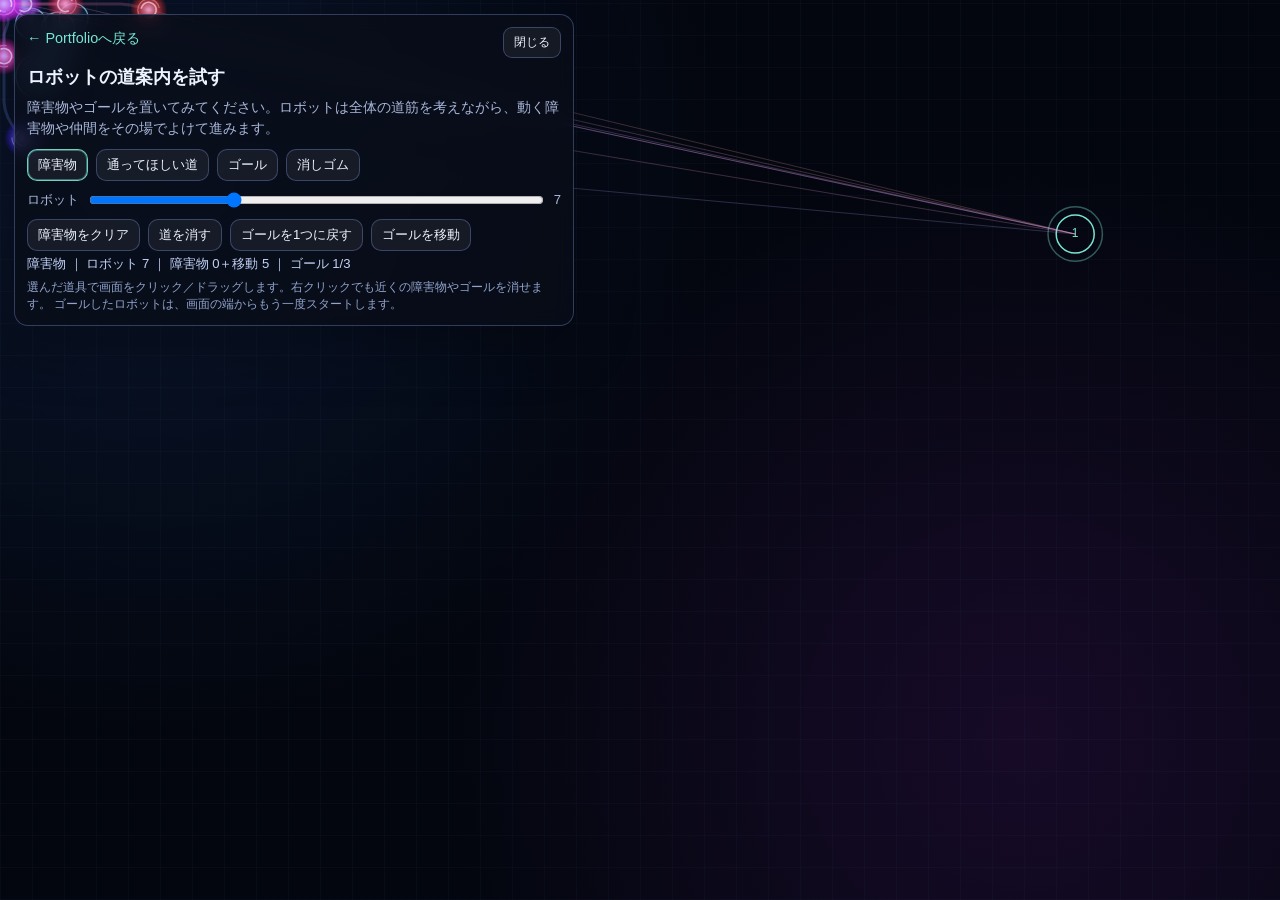
<file: art-ai-interactive.html>
<!doctype html>
<html lang="ja">
  <head>
    <meta charset="UTF-8" />
    <meta name="viewport" content="width=device-width, initial-scale=1.0" />
    <meta name="theme-color" content="#080d14" />
    <link rel="icon" href="favicon.ico" sizes="any" />
    <link rel="icon" type="image/png" sizes="32x32" href="assets/branding/favicon-32.png" />
    <link rel="apple-touch-icon" sizes="180x180" href="assets/branding/apple-touch-icon.png" />
    <title>ロボットの道案内を試す | Suzuki Yuma</title>
    <style>
      :root {
        --bg: #04070f;
        --panel: rgba(9, 13, 24, 0.8);
        --line: rgba(126, 153, 220, 0.35);
        --text: #edf3ff;
        --muted: #a8b7d9;
        --accent: #78e6d5;
      }

      * {
        box-sizing: border-box;
      }

      html,
      body {
        width: 100%;
        height: 100%;
        margin: 0;
        overflow: hidden;
        font-family: "Space Grotesk", "Segoe UI", sans-serif;
        color: var(--text);
        background:
          repeating-linear-gradient(0deg, rgba(118, 157, 222, 0.045) 0 1px, transparent 1px 32px),
          repeating-linear-gradient(90deg, rgba(118, 157, 222, 0.045) 0 1px, transparent 1px 32px),
          radial-gradient(circle at 12% 18%, rgba(29, 62, 124, 0.35), transparent 42%),
          radial-gradient(circle at 80% 82%, rgba(88, 25, 120, 0.3), transparent 46%),
          var(--bg);
      }

      #nav-canvas {
        position: fixed;
        inset: 0;
        width: 100vw;
        height: 100vh;
        touch-action: none;
      }

      .panel {
        position: fixed;
        top: 14px;
        left: 14px;
        z-index: 20;
        width: min(560px, calc(100vw - 28px));
        padding: 12px;
        border-radius: 14px;
        border: 1px solid var(--line);
        background: var(--panel);
        backdrop-filter: blur(10px);
        box-shadow: 0 18px 60px rgba(0, 0, 0, 0.28);
      }

      .panel-head {
        display: flex;
        align-items: center;
        justify-content: space-between;
        gap: 8px;
        margin-bottom: 6px;
      }

      .panel-toggle {
        padding: 6px 10px;
        border-radius: 9px;
        border: 1px solid var(--line);
        background: rgba(255, 255, 255, 0.06);
        color: var(--text);
        font-size: 0.78rem;
        cursor: pointer;
      }

      .panel.collapsed {
        width: auto;
        max-width: calc(100vw - 28px);
      }

      .panel.collapsed .panel-body {
        display: none;
      }

      .back-link {
        display: inline-block;
        margin-bottom: 8px;
        color: var(--accent);
        text-decoration: none;
        font-size: 0.9rem;
      }

      h1 {
        margin: 0 0 8px;
        font-size: 1.14rem;
      }

      .panel p {
        margin: 0 0 10px;
        color: var(--muted);
        line-height: 1.45;
        font-size: 0.9rem;
      }

      .toolbar {
        display: grid;
        gap: 8px;
      }

      .row {
        display: flex;
        flex-wrap: wrap;
        gap: 8px;
      }

      .mode-btn,
      .mini-btn,
      input[type='range'] {
        border-radius: 10px;
        border: 1px solid var(--line);
        background: rgba(255, 255, 255, 0.06);
        color: var(--text);
      }

      .mode-btn,
      .mini-btn {
        padding: 6px 10px;
        cursor: pointer;
        font-size: 0.82rem;
      }

      .mode-btn.active {
        border-color: rgba(120, 230, 213, 0.9);
        box-shadow: 0 0 0 1px rgba(120, 230, 213, 0.4) inset;
      }

      .mini-btn:hover,
      .mode-btn:hover {
        border-color: var(--accent);
      }

      .range-wrap {
        display: grid;
        grid-template-columns: auto 1fr auto;
        gap: 8px;
        align-items: center;
      }

      .range-wrap label,
      .range-wrap output {
        font-size: 0.82rem;
        color: var(--muted);
      }

      .status {
        margin-top: 4px;
        font-size: 0.82rem;
        color: #c1d1f6;
      }

      .legend {
        margin-top: 6px;
        font-size: 0.78rem;
        color: #91a4cc;
      }

      :focus-visible {
        outline: 2px solid var(--accent);
        outline-offset: 2px;
      }

      @media (prefers-reduced-motion: reduce) {
        .panel {
          backdrop-filter: none;
        }
      }

      @media (max-width: 760px) {
        .panel {
          width: calc(100vw - 18px);
          left: 9px;
          top: 9px;
          padding: 10px;
        }
      }
    </style>
  </head>
  <body>
    <canvas id="nav-canvas" aria-label="障害物とゴールを配置してロボットの経路を試すシミュレーション"></canvas>

    <section class="panel" id="nav-panel">
      <div class="panel-head">
        <a href="index.html" class="back-link">← Portfolioへ戻る</a>
        <button class="panel-toggle" id="nav-panel-toggle" type="button" aria-expanded="true">閉じる</button>
      </div>
      <div class="panel-body">
        <h1>ロボットの道案内を試す</h1>
        <p>障害物やゴールを置いてみてください。ロボットは全体の道筋を考えながら、動く障害物や仲間をその場でよけて進みます。</p>

        <div class="toolbar">
          <div class="row" id="mode-row">
            <button class="mode-btn active" data-mode="obstacle">障害物</button>
            <button class="mode-btn" data-mode="reference">通ってほしい道</button>
            <button class="mode-btn" data-mode="goal">ゴール</button>
            <button class="mode-btn" data-mode="erase">消しゴム</button>
          </div>

          <div class="range-wrap">
            <label for="robot-count">ロボット</label>
            <input id="robot-count" type="range" min="2" max="18" value="7" />
            <output id="robot-count-out">7</output>
          </div>

          <div class="row">
            <button class="mini-btn" id="clear-obstacles">障害物をクリア</button>
            <button class="mini-btn" id="clear-reference">道を消す</button>
            <button class="mini-btn" id="clear-goals">ゴールを1つに戻す</button>
            <button class="mini-btn" id="random-goal">ゴールを移動</button>
          </div>
        </div>

        <div class="status" id="status-line"></div>
        <div class="legend">
          選んだ道具で画面をクリック／ドラッグします。右クリックでも近くの障害物やゴールを消せます。
          ゴールしたロボットは、画面の端からもう一度スタートします。
        </div>
      </div>
    </section>

    <script>
      (() => {
        const canvas = document.getElementById('nav-canvas');
        const ctx = canvas.getContext('2d');
        const modeRow = document.getElementById('mode-row');
        const robotSlider = document.getElementById('robot-count');
        const robotOut = document.getElementById('robot-count-out');
        const statusLine = document.getElementById('status-line');
        const clearObstaclesBtn = document.getElementById('clear-obstacles');
        const clearReferenceBtn = document.getElementById('clear-reference');
        const clearGoalsBtn = document.getElementById('clear-goals');
        const randomGoalBtn = document.getElementById('random-goal');
        const navPanel = document.getElementById('nav-panel');
        const navPanelToggle = document.getElementById('nav-panel-toggle');

        let width = 0;
        let height = 0;
        let dpr = 1;
        let mode = 'obstacle';
        let isDrawing = false;
        let lastPaint = null;
        let lastTs = performance.now();
        let replanClock = 0;
        let rafId = 0;
        let statusClock = 0;
        const reducedMotion = window.matchMedia('(prefers-reduced-motion: reduce)').matches;
        const lowPower =
          navigator.connection?.saveData ||
          (Number.isFinite(navigator.hardwareConcurrency) && navigator.hardwareConcurrency <= 4);
        const targetFrameMs = 1000 / (reducedMotion || lowPower ? 30 : 45);

        const clamp = (v, min, max) => Math.max(min, Math.min(max, v));
        const dist = (ax, ay, bx, by) => Math.hypot(ax - bx, ay - by);
        const random = (min, max) => min + Math.random() * (max - min);

        const state = {
          goals: [],
          obstacles: [],
          dynamicObstacles: [],
          reference: [],
          robots: [],
          desiredRobots: 7,
          cellSize: 28
        };

        const maxGoals = 3;
        const dynamicObstacleCount = reducedMotion || lowPower ? 5 : 8;

        const randomBorderPosition = () => {
          const m = 14;
          const edge = Math.floor(Math.random() * 4);
          if (edge === 0) return { x: random(m, width - m), y: m };
          if (edge === 1) return { x: width - m, y: random(m, height - m) };
          if (edge === 2) return { x: random(m, width - m), y: height - m };
          return { x: m, y: random(m, height - m) };
        };

        const createGoal = (x, y) => ({ x, y, r: 19 });

        const nearestGoalInfo = (x, y) => {
          if (!state.goals.length) return null;
          let bestIndex = 0;
          let bestDist = Infinity;
          for (let i = 0; i < state.goals.length; i += 1) {
            const g = state.goals[i];
            const d = dist(x, y, g.x, g.y);
            if (d < bestDist) {
              bestDist = d;
              bestIndex = i;
            }
          }
          return { index: bestIndex, goal: state.goals[bestIndex], distance: bestDist };
        };

        const addGoal = (x, y) => {
          const near = nearestGoalInfo(x, y);
          if (near && near.distance < near.goal.r + 20) {
            state.goals[near.index].x = x;
            state.goals[near.index].y = y;
            return;
          }
          if (state.goals.length < maxGoals) {
            state.goals.push(createGoal(x, y));
            return;
          }
          state.goals.shift();
          state.goals.push(createGoal(x, y));
        };

        const removeNearestGoal = (x, y) => {
          const near = nearestGoalInfo(x, y);
          if (!near || near.distance > near.goal.r + 18) return;
          state.goals.splice(near.index, 1);
          if (!state.goals.length) {
            const p = randomBorderPosition();
            state.goals.push(createGoal(p.x, p.y));
          }
        };

        const spawnDynamicObstacle = () => ({
          x: random(40, Math.max(41, width - 40)),
          y: random(40, Math.max(41, height - 40)),
          r: random(14, 24),
          vx: random(-1.05, 1.05),
          vy: random(-1.05, 1.05),
          phase: random(0, Math.PI * 2)
        });

        const ensureDynamicObstacles = () => {
          while (state.dynamicObstacles.length < dynamicObstacleCount) {
            state.dynamicObstacles.push(spawnDynamicObstacle());
          }
          while (state.dynamicObstacles.length > dynamicObstacleCount) {
            state.dynamicObstacles.pop();
          }
        };

        const updateDynamicObstacles = (dtNorm) => {
          for (let i = 0; i < state.dynamicObstacles.length; i += 1) {
            const o = state.dynamicObstacles[i];
            o.phase += 0.018 * dtNorm;
            o.vx += Math.cos(o.phase * 1.7 + i) * 0.012;
            o.vy += Math.sin(o.phase * 1.35 + i * 0.8) * 0.012;
            const speed = Math.hypot(o.vx, o.vy) || 1;
            const maxSpeed = 1.35;
            if (speed > maxSpeed) {
              o.vx = (o.vx / speed) * maxSpeed;
              o.vy = (o.vy / speed) * maxSpeed;
            }
            o.x += o.vx * dtNorm;
            o.y += o.vy * dtNorm;
            if (o.x < o.r) {
              o.x = o.r;
              o.vx = Math.abs(o.vx);
            } else if (o.x > width - o.r) {
              o.x = width - o.r;
              o.vx = -Math.abs(o.vx);
            }
            if (o.y < o.r) {
              o.y = o.r;
              o.vy = Math.abs(o.vy);
            } else if (o.y > height - o.r) {
              o.y = height - o.r;
              o.vy = -Math.abs(o.vy);
            }
          }
        };

        const spawnRobot = () => {
          const p = randomBorderPosition();
          const hue = random(185, 335);
          return {
            x: p.x,
            y: p.y,
            vx: random(-1, 1),
            vy: random(-1, 1),
            speed: random(2.3, 3.4),
            hue,
            trail: [],
            globalPath: [],
            pathIndex: 0,
            goalIndex: -1,
            spin: random(0, Math.PI * 2)
          };
        };

        const ensureRobotCount = () => {
          while (state.robots.length < state.desiredRobots) {
            state.robots.push(spawnRobot());
          }
          while (state.robots.length > state.desiredRobots) {
            state.robots.pop();
          }
          planAllRobots();
        };

        const toCell = (x, y, cols, rows, cell) => {
          const cx = clamp(Math.floor(x / cell), 0, cols - 1);
          const cy = clamp(Math.floor(y / cell), 0, rows - 1);
          return { x: cx, y: cy };
        };

        const idx = (x, y, cols) => y * cols + x;

        const nearestFreeCell = (start, blocked, cols, rows) => {
          const startIndex = idx(start.x, start.y, cols);
          if (!blocked[startIndex]) return start;
          for (let r = 1; r <= 8; r += 1) {
            for (let dy = -r; dy <= r; dy += 1) {
              for (let dx = -r; dx <= r; dx += 1) {
                const nx = start.x + dx;
                const ny = start.y + dy;
                if (nx < 0 || ny < 0 || nx >= cols || ny >= rows) continue;
                if (!blocked[idx(nx, ny, cols)]) return { x: nx, y: ny };
              }
            }
          }
          return null;
        };

        const buildBlockedGrid = (cols, rows, cell) => {
          const blocked = new Uint8Array(cols * rows);
          const pad = 9;
          for (let y = 0; y < rows; y += 1) {
            const py = y * cell + cell * 0.5;
            for (let x = 0; x < cols; x += 1) {
              const px = x * cell + cell * 0.5;
              let hit = false;
              for (let i = 0; i < state.obstacles.length; i += 1) {
                const o = state.obstacles[i];
                const dx = px - o.x;
                const dy = py - o.y;
                const radius = o.r + pad;
                if (dx * dx + dy * dy <= radius * radius) {
                  hit = true;
                  break;
                }
              }
              if (!hit) {
                for (let i = 0; i < state.dynamicObstacles.length; i += 1) {
                  const o = state.dynamicObstacles[i];
                  const dx = px - o.x;
                  const dy = py - o.y;
                  const radius = o.r + pad;
                  if (dx * dx + dy * dy <= radius * radius) {
                    hit = true;
                    break;
                  }
                }
              }
              blocked[idx(x, y, cols)] = hit ? 1 : 0;
            }
          }
          return blocked;
        };

        const createPlanningGrid = () => {
          const cell = state.cellSize;
          const cols = Math.max(6, Math.ceil(width / cell));
          const rows = Math.max(4, Math.ceil(height / cell));
          const blocked = buildBlockedGrid(cols, rows, cell);
          return { cell, cols, rows, blocked };
        };

        const aStar = (startWorld, endWorld, grid, routeCache) => {
          const { cell, cols, rows, blocked } = grid;
          let start = toCell(startWorld.x, startWorld.y, cols, rows, cell);
          let goal = toCell(endWorld.x, endWorld.y, cols, rows, cell);
          start = nearestFreeCell(start, blocked, cols, rows);
          goal = nearestFreeCell(goal, blocked, cols, rows);
          if (!start || !goal) return null;

          const startIndex = idx(start.x, start.y, cols);
          const goalIndex = idx(goal.x, goal.y, cols);
          const cacheKey = `${startIndex}:${goalIndex}`;
          if (routeCache?.has(cacheKey)) return routeCache.get(cacheKey);

          const dirs = [
            [1, 0, 1], [-1, 0, 1], [0, 1, 1], [0, -1, 1],
            [1, 1, Math.SQRT2], [1, -1, Math.SQRT2], [-1, 1, Math.SQRT2], [-1, -1, Math.SQRT2]
          ];

          const size = cols * rows;
          const cameFrom = new Int32Array(size);
          const gScore = new Float32Array(size);
          const closed = new Uint8Array(size);
          cameFrom.fill(-1);
          gScore.fill(Infinity);
          gScore[startIndex] = 0;

          const heapNodes = [];
          const heapScores = [];
          const pushHeap = (node, score) => {
            let position = heapNodes.length;
            heapNodes.push(node);
            heapScores.push(score);
            while (position > 0) {
              const parent = (position - 1) >> 1;
              if (heapScores[parent] <= score) break;
              heapNodes[position] = heapNodes[parent];
              heapScores[position] = heapScores[parent];
              position = parent;
            }
            heapNodes[position] = node;
            heapScores[position] = score;
          };
          const popHeap = () => {
            const first = heapNodes[0];
            const lastNode = heapNodes.pop();
            const lastScore = heapScores.pop();
            if (heapNodes.length && lastNode !== undefined && lastScore !== undefined) {
              let position = 0;
              heapNodes[0] = lastNode;
              heapScores[0] = lastScore;
              while (true) {
                const left = position * 2 + 1;
                const right = left + 1;
                if (left >= heapNodes.length) break;
                let child = left;
                if (right < heapNodes.length && heapScores[right] < heapScores[left]) child = right;
                if (heapScores[position] <= heapScores[child]) break;
                [heapNodes[position], heapNodes[child]] = [heapNodes[child], heapNodes[position]];
                [heapScores[position], heapScores[child]] = [heapScores[child], heapScores[position]];
                position = child;
              }
            }
            return first;
          };
          pushHeap(startIndex, Math.hypot(start.x - goal.x, start.y - goal.y));

          while (heapNodes.length) {
            const currentIndex = popHeap();
            if (currentIndex === undefined || closed[currentIndex]) continue;
            closed[currentIndex] = 1;
            const currentX = currentIndex % cols;
            const currentY = Math.floor(currentIndex / cols);

            if (currentIndex === goalIndex) {
              const cells = [];
              let walk = currentIndex;
              while (walk >= 0) {
                cells.push(walk);
                if (walk === startIndex) break;
                walk = cameFrom[walk];
              }
              cells.reverse();
              const route = cells.map((cellIndex) => ({
                x: (cellIndex % cols) * cell + cell * 0.5,
                y: Math.floor(cellIndex / cols) * cell + cell * 0.5
              }));
              routeCache?.set(cacheKey, route);
              return route;
            }

            const currentG = gScore[currentIndex];
            for (let d = 0; d < dirs.length; d += 1) {
              const nx = currentX + dirs[d][0];
              const ny = currentY + dirs[d][1];
              if (nx < 0 || ny < 0 || nx >= cols || ny >= rows) continue;
              const neighborIndex = idx(nx, ny, cols);
              if (blocked[neighborIndex] || closed[neighborIndex]) continue;
              const tentative = currentG + dirs[d][2];
              if (tentative >= gScore[neighborIndex]) continue;
              cameFrom[neighborIndex] = currentIndex;
              gScore[neighborIndex] = tentative;
              pushHeap(neighborIndex, tentative + Math.hypot(nx - goal.x, ny - goal.y));
            }
          }
          return null;
        };

        const sampledReference = () => {
          const points = state.reference;
          if (points.length < 2) return [];
          const out = [points[0]];
          const step = Math.max(2, Math.floor(points.length / 10));
          for (let i = step; i < points.length - 1; i += step) out.push(points[i]);
          out.push(points[points.length - 1]);
          return out;
        };

        const planRoute = (sx, sy, gx, gy, grid, routeCache) => {
          const refs = sampledReference();
          const goals = [...refs, { x: gx, y: gy }];
          let from = { x: sx, y: sy };
          const merged = [];
          for (let i = 0; i < goals.length; i += 1) {
            const seg = aStar(from, goals[i], grid, routeCache);
            if (!seg || seg.length === 0) return aStar({ x: sx, y: sy }, { x: gx, y: gy }, grid, routeCache) || [];
            merged.push(...(merged.length ? seg.slice(1) : seg));
            from = goals[i];
          }
          return merged;
        };

        const planRobot = (robot, grid = createPlanningGrid(), routeCache = new Map()) => {
          const nearest = nearestGoalInfo(robot.x, robot.y);
          if (!nearest) {
            robot.goalIndex = -1;
            robot.globalPath = [];
            robot.pathIndex = 0;
            return;
          }
          robot.goalIndex = nearest.index;
          robot.globalPath = planRoute(robot.x, robot.y, nearest.goal.x, nearest.goal.y, grid, routeCache);
          robot.pathIndex = 0;
        };

        const planAllRobots = () => {
          if (!width || !height || !state.goals.length) return;
          const grid = createPlanningGrid();
          const routeCache = new Map();
          for (let i = 0; i < state.robots.length; i += 1) planRobot(state.robots[i], grid, routeCache);
        };

        const addObstacle = (x, y) => {
          const radius = random(20, 44);
          state.obstacles.push({ x, y, r: radius });
          if (state.obstacles.length > 84) state.obstacles.shift();
        };

        const removeNearestObstacle = (x, y) => {
          let best = -1;
          let bestD = Infinity;
          for (let i = 0; i < state.obstacles.length; i += 1) {
            const o = state.obstacles[i];
            const d = dist(x, y, o.x, o.y) - o.r;
            if (d < bestD) {
              bestD = d;
              best = i;
            }
          }
          if (best >= 0 && bestD < 22) {
            state.obstacles.splice(best, 1);
            planAllRobots();
            return true;
          }
          return false;
        };

        const eraseAt = (x, y) => {
          const nearGoal = nearestGoalInfo(x, y);
          if (nearGoal && nearGoal.distance <= nearGoal.goal.r + 18) {
            removeNearestGoal(x, y);
            planAllRobots();
            return;
          }
          removeNearestObstacle(x, y);
        };

        const localPlannerStep = (robot, dtNorm) => {
          const nearest = nearestGoalInfo(robot.x, robot.y);
          if (!nearest) return;
          if (nearest.index !== robot.goalIndex) {
            planRobot(robot);
          }

          const activeGoal = state.goals[robot.goalIndex] || nearest.goal;
          let target = robot.globalPath[robot.pathIndex] || activeGoal;
          if (target && dist(robot.x, robot.y, target.x, target.y) < 18 && robot.pathIndex < robot.globalPath.length - 1) {
            robot.pathIndex += 1;
            target = robot.globalPath[robot.pathIndex] || activeGoal;
          }

          let fx = 0;
          let fy = 0;
          const dx = target.x - robot.x;
          const dy = target.y - robot.y;
          const d = Math.hypot(dx, dy) || 1;
          fx += (dx / d) * robot.speed;
          fy += (dy / d) * robot.speed;

          for (let i = 0; i < state.obstacles.length; i += 1) {
            const o = state.obstacles[i];
            const ox = robot.x - o.x;
            const oy = robot.y - o.y;
            const od = Math.hypot(ox, oy) || 1;
            const safe = o.r + 64;
            if (od < safe) {
              const push = ((safe - od) / safe) * 3.2;
              fx += (ox / od) * push;
              fy += (oy / od) * push;
            }
          }

          for (let i = 0; i < state.dynamicObstacles.length; i += 1) {
            const o = state.dynamicObstacles[i];
            const ox = robot.x - o.x;
            const oy = robot.y - o.y;
            const od = Math.hypot(ox, oy) || 1;
            const safe = o.r + 72;
            if (od < safe) {
              const push = ((safe - od) / safe) * 4.1;
              fx += (ox / od) * push;
              fy += (oy / od) * push;
            }
          }

          for (let i = 0; i < state.robots.length; i += 1) {
            const other = state.robots[i];
            if (other === robot) continue;
            const rx = robot.x - other.x;
            const ry = robot.y - other.y;
            const rd = Math.hypot(rx, ry) || 1;
            if (rd < 42) {
              const repel = ((42 - rd) / 42) * 2.8;
              fx += (rx / rd) * repel;
              fy += (ry / rd) * repel;
            }
          }

          const wall = 34;
          if (robot.x < wall) fx += ((wall - robot.x) / wall) * 3.5;
          if (robot.x > width - wall) fx -= ((robot.x - (width - wall)) / wall) * 3.5;
          if (robot.y < wall) fy += ((wall - robot.y) / wall) * 3.5;
          if (robot.y > height - wall) fy -= ((robot.y - (height - wall)) / wall) * 3.5;

          const maxV = 4.4;
          robot.vx = robot.vx * 0.82 + fx * 0.18;
          robot.vy = robot.vy * 0.82 + fy * 0.18;
          const sp = Math.hypot(robot.vx, robot.vy) || 1;
          if (sp > maxV) {
            robot.vx = (robot.vx / sp) * maxV;
            robot.vy = (robot.vy / sp) * maxV;
          }

          robot.x += robot.vx * dtNorm;
          robot.y += robot.vy * dtNorm;
          robot.spin += 0.03 * dtNorm;
          robot.x = clamp(robot.x, 4, width - 4);
          robot.y = clamp(robot.y, 4, height - 4);

          robot.trail.push({ x: robot.x, y: robot.y });
          if (robot.trail.length > 24) robot.trail.shift();

          if (dist(robot.x, robot.y, activeGoal.x, activeGoal.y) <= activeGoal.r + 5) {
            const respawn = randomBorderPosition();
            robot.x = respawn.x;
            robot.y = respawn.y;
            robot.vx = random(-1.2, 1.2);
            robot.vy = random(-1.2, 1.2);
            robot.trail.length = 0;
            planRobot(robot);
          }
        };

        const drawGoals = () => {
          const pulse = (Math.sin(performance.now() * 0.004) + 1) * 0.5;
          for (let i = 0; i < state.goals.length; i += 1) {
            const g = state.goals[i];
            ctx.save();
            ctx.strokeStyle = 'rgba(132, 248, 226, 0.92)';
            ctx.lineWidth = 1.5;
            ctx.beginPath();
            ctx.arc(g.x, g.y, g.r, 0, Math.PI * 2);
            ctx.stroke();
            ctx.strokeStyle = 'rgba(132, 248, 226, 0.35)';
            ctx.beginPath();
            ctx.arc(g.x, g.y, g.r + 8 + pulse * 5, 0, Math.PI * 2);
            ctx.stroke();
            ctx.fillStyle = 'rgba(132, 248, 226, 0.9)';
            ctx.font = '12px "Space Grotesk", sans-serif';
            ctx.textAlign = 'center';
            ctx.textBaseline = 'middle';
            ctx.fillText(String(i + 1), g.x, g.y);
            ctx.restore();
          }
        };

        const drawObstacle = (o, dynamic = false) => {
          if (dynamic) {
            ctx.strokeStyle = 'rgba(140, 224, 255, 0.18)';
            ctx.lineWidth = Math.max(2, o.r * 0.26);
            ctx.beginPath();
            ctx.moveTo(o.x, o.y);
            ctx.lineTo(o.x - o.vx * 16, o.y - o.vy * 16);
            ctx.stroke();
          }
          const g = ctx.createRadialGradient(o.x, o.y, o.r * 0.2, o.x, o.y, o.r * 1.2);
          if (dynamic) {
            g.addColorStop(0, 'rgba(130, 205, 255, 0.24)');
            g.addColorStop(1, 'rgba(55, 120, 220, 0.03)');
          } else {
            g.addColorStop(0, 'rgba(255, 158, 210, 0.2)');
            g.addColorStop(1, 'rgba(165, 116, 228, 0.03)');
          }
          ctx.fillStyle = g;
          ctx.beginPath();
          ctx.arc(o.x, o.y, o.r * 1.2, 0, Math.PI * 2);
          ctx.fill();

          ctx.strokeStyle = dynamic ? 'rgba(140, 224, 255, 0.76)' : 'rgba(255, 183, 223, 0.68)';
          ctx.lineWidth = dynamic ? 1.2 : 1;
          ctx.beginPath();
          ctx.arc(o.x, o.y, o.r, 0, Math.PI * 2);
          ctx.stroke();
        };

        const drawPolyline = (points, color, widthPx, dashed = false) => {
          if (!points || points.length < 2) return;
          ctx.save();
          ctx.strokeStyle = color;
          ctx.lineWidth = widthPx;
          if (dashed) ctx.setLineDash([7, 6]);
          ctx.beginPath();
          ctx.moveTo(points[0].x, points[0].y);
          for (let i = 1; i < points.length; i += 1) ctx.lineTo(points[i].x, points[i].y);
          ctx.stroke();
          ctx.restore();
        };

        const drawRobot = (robot) => {
          if (robot.trail.length > 1) {
            const trailColor = `hsla(${robot.hue}, 90%, 72%, 0.22)`;
            drawPolyline(robot.trail, trailColor, 3, false);
          }

          const grad = ctx.createRadialGradient(robot.x, robot.y, 1, robot.x, robot.y, 18);
          grad.addColorStop(0, `hsla(${robot.hue}, 95%, 82%, 0.95)`);
          grad.addColorStop(0.5, `hsla(${robot.hue + 18}, 88%, 62%, 0.65)`);
          grad.addColorStop(1, `hsla(${robot.hue + 30}, 90%, 50%, 0.08)`);
          ctx.fillStyle = grad;
          ctx.beginPath();
          ctx.arc(robot.x, robot.y, 18, 0, Math.PI * 2);
          ctx.fill();

          ctx.strokeStyle = `hsla(${robot.hue + 15}, 98%, 90%, 0.82)`;
          ctx.lineWidth = 1.6;
          ctx.beginPath();
          ctx.arc(robot.x, robot.y, 7.6, robot.spin, robot.spin + Math.PI * 1.5);
          ctx.stroke();

          ctx.strokeStyle = `hsla(${robot.hue + 35}, 80%, 70%, 0.72)`;
          ctx.lineWidth = 1.2;
          ctx.beginPath();
          ctx.arc(robot.x, robot.y, 10.8, -robot.spin * 1.2, -robot.spin * 1.2 + Math.PI * 1.2);
          ctx.stroke();
        };

        const drawScene = () => {
          ctx.clearRect(0, 0, width, height);
          ctx.fillStyle = 'rgba(4, 7, 15, 0.2)';
          ctx.fillRect(0, 0, width, height);

          drawPolyline(state.reference, 'rgba(121, 194, 255, 0.55)', 1.2, true);
          for (let i = 0; i < state.obstacles.length; i += 1) drawObstacle(state.obstacles[i]);
          for (let i = 0; i < state.dynamicObstacles.length; i += 1) drawObstacle(state.dynamicObstacles[i], true);
          drawGoals();

          for (let i = 0; i < state.robots.length; i += 1) {
            const r = state.robots[i];
            drawPolyline(r.globalPath, `hsla(${r.hue + 5}, 90%, 76%, 0.18)`, 1, true);
            const nearest = nearestGoalInfo(r.x, r.y);
            const tgt = r.globalPath[r.pathIndex] || (nearest ? nearest.goal : null);
            if (!tgt) continue;
            drawPolyline([{ x: r.x, y: r.y }, tgt], `hsla(${r.hue + 25}, 92%, 82%, 0.26)`, 0.9, false);
          }

          for (let i = 0; i < state.robots.length; i += 1) drawRobot(state.robots[i]);
        };

        const animate = (ts) => {
          if (document.hidden) {
            rafId = 0;
            return;
          }
          const elapsed = ts - lastTs;
          if (elapsed < targetFrameMs) {
            rafId = requestAnimationFrame(animate);
            return;
          }
          const dt = clamp(elapsed / 16.666, 0.4, 2.2);
          lastTs = ts;
          updateDynamicObstacles(dt);
          replanClock += elapsed;
          if (replanClock >= 1400) {
            replanClock = 0;
            planAllRobots();
          }
          for (let i = 0; i < state.robots.length; i += 1) localPlannerStep(state.robots[i], dt);
          drawScene();
          statusClock += elapsed;
          if (statusClock >= 240) {
            const modeLabels = { obstacle: '障害物', reference: '通ってほしい道', goal: 'ゴール', erase: '消しゴム' };
            statusLine.textContent = `${modeLabels[mode]} ｜ ロボット ${state.robots.length} ｜ 障害物 ${state.obstacles.length}＋移動 ${state.dynamicObstacles.length} ｜ ゴール ${state.goals.length}/3`;
            statusClock = 0;
          }
          rafId = requestAnimationFrame(animate);
        };

        const pointerPos = (e) => {
          const rect = canvas.getBoundingClientRect();
          return { x: e.clientX - rect.left, y: e.clientY - rect.top };
        };

        canvas.addEventListener('pointerdown', (e) => {
          const p = pointerPos(e);
          if (e.button === 2 || mode === 'erase') {
            eraseAt(p.x, p.y);
            if (mode === 'erase' && e.button !== 2) {
              isDrawing = true;
              lastPaint = p;
              canvas.setPointerCapture?.(e.pointerId);
            }
            return;
          }
          if (mode === 'goal') {
            addGoal(p.x, p.y);
            planAllRobots();
            return;
          }
          isDrawing = true;
          lastPaint = p;
          canvas.setPointerCapture?.(e.pointerId);
          if (mode === 'obstacle') addObstacle(p.x, p.y);
          if (mode === 'reference') state.reference.push(p);
        });

        canvas.addEventListener('pointermove', (e) => {
          if (!isDrawing) return;
          const p = pointerPos(e);
          if (mode === 'obstacle') {
            if (!lastPaint || dist(lastPaint.x, lastPaint.y, p.x, p.y) > 28) {
              addObstacle(p.x, p.y);
              lastPaint = p;
            }
          } else if (mode === 'reference') {
            if (!lastPaint || dist(lastPaint.x, lastPaint.y, p.x, p.y) > 10) {
              state.reference.push(p);
              if (state.reference.length > 180) state.reference.shift();
              lastPaint = p;
            }
          } else if (mode === 'erase' && (!lastPaint || dist(lastPaint.x, lastPaint.y, p.x, p.y) > 18)) {
            eraseAt(p.x, p.y);
            lastPaint = p;
          }
        });

        const endDraw = () => {
          if (!isDrawing) return;
          isDrawing = false;
          lastPaint = null;
          if (mode === 'obstacle' || mode === 'reference') planAllRobots();
        };

        canvas.addEventListener('pointerup', endDraw);
        canvas.addEventListener('pointercancel', endDraw);
        canvas.addEventListener('pointerleave', endDraw);
        canvas.addEventListener('contextmenu', (e) => e.preventDefault());

        modeRow.addEventListener('click', (e) => {
          const btn = e.target.closest('button[data-mode]');
          if (!btn) return;
          mode = btn.dataset.mode;
          [...modeRow.querySelectorAll('button[data-mode]')].forEach((b) => b.classList.toggle('active', b === btn));
        });

        document.addEventListener('keydown', (event) => {
          if (event.target instanceof HTMLInputElement) return;
          const modes = ['obstacle', 'reference', 'goal', 'erase'];
          const selectedMode = modes[Number(event.key) - 1];
          if (!selectedMode) return;
          mode = selectedMode;
          modeRow.querySelectorAll('button[data-mode]').forEach((button) => {
            button.classList.toggle('active', button.dataset.mode === mode);
          });
        });

        robotSlider.addEventListener('input', () => {
          state.desiredRobots = Number(robotSlider.value);
          robotOut.textContent = String(state.desiredRobots);
          ensureRobotCount();
        });

        clearObstaclesBtn.addEventListener('click', () => {
          state.obstacles = [];
          planAllRobots();
        });
        clearReferenceBtn.addEventListener('click', () => {
          state.reference = [];
          planAllRobots();
        });
        if (clearGoalsBtn) {
          clearGoalsBtn.addEventListener('click', () => {
            state.goals = [];
            const p = randomBorderPosition();
            state.goals.push(createGoal(p.x, p.y));
            planAllRobots();
          });
        }
        randomGoalBtn.addEventListener('click', () => {
          const goalCount = Math.max(1, Math.min(maxGoals, state.goals.length || maxGoals));
          state.goals = Array.from({ length: goalCount }, () => {
            const p = randomBorderPosition();
            return createGoal(p.x, p.y);
          });
          planAllRobots();
        });

        if (navPanel && navPanelToggle) {
          navPanelToggle.addEventListener('click', () => {
            const collapsed = navPanel.classList.toggle('collapsed');
            navPanelToggle.textContent = collapsed ? '設定を開く' : '閉じる';
            navPanelToggle.setAttribute('aria-expanded', collapsed ? 'false' : 'true');
          });
        }

        const resize = () => {
          dpr = Math.min(window.devicePixelRatio || 1, lowPower ? 1.2 : 1.5);
          width = window.innerWidth;
          height = window.innerHeight;
          canvas.width = Math.floor(width * dpr);
          canvas.height = Math.floor(height * dpr);
          canvas.style.width = `${width}px`;
          canvas.style.height = `${height}px`;
          ctx.setTransform(dpr, 0, 0, dpr, 0, 0);

          if (!state.goals.length) {
            state.goals.push(createGoal(width * 0.84, height * 0.26));
          }
          for (let i = 0; i < state.goals.length; i += 1) {
            state.goals[i].x = clamp(state.goals[i].x, 24, width - 24);
            state.goals[i].y = clamp(state.goals[i].y, 24, height - 24);
          }

          ensureDynamicObstacles();
          for (let i = 0; i < state.dynamicObstacles.length; i += 1) {
            const o = state.dynamicObstacles[i];
            o.x = clamp(o.x, o.r, width - o.r);
            o.y = clamp(o.y, o.r, height - o.r);
          }
          planAllRobots();
        };

        state.desiredRobots = Number(robotSlider.value);
        robotOut.textContent = String(state.desiredRobots);
        ensureDynamicObstacles();
        ensureRobotCount();
        resize();
        let resizeRaf = 0;
        window.addEventListener('resize', () => {
          if (resizeRaf) cancelAnimationFrame(resizeRaf);
          resizeRaf = requestAnimationFrame(() => {
            resizeRaf = 0;
            resize();
          });
        }, { passive: true });
        document.addEventListener('visibilitychange', () => {
          if (document.hidden) {
            if (rafId) cancelAnimationFrame(rafId);
            rafId = 0;
            return;
          }
          lastTs = performance.now();
          if (!rafId) rafId = requestAnimationFrame(animate);
        });
        rafId = requestAnimationFrame(animate);
      })();
    </script>
  </body>
</html>
</file>
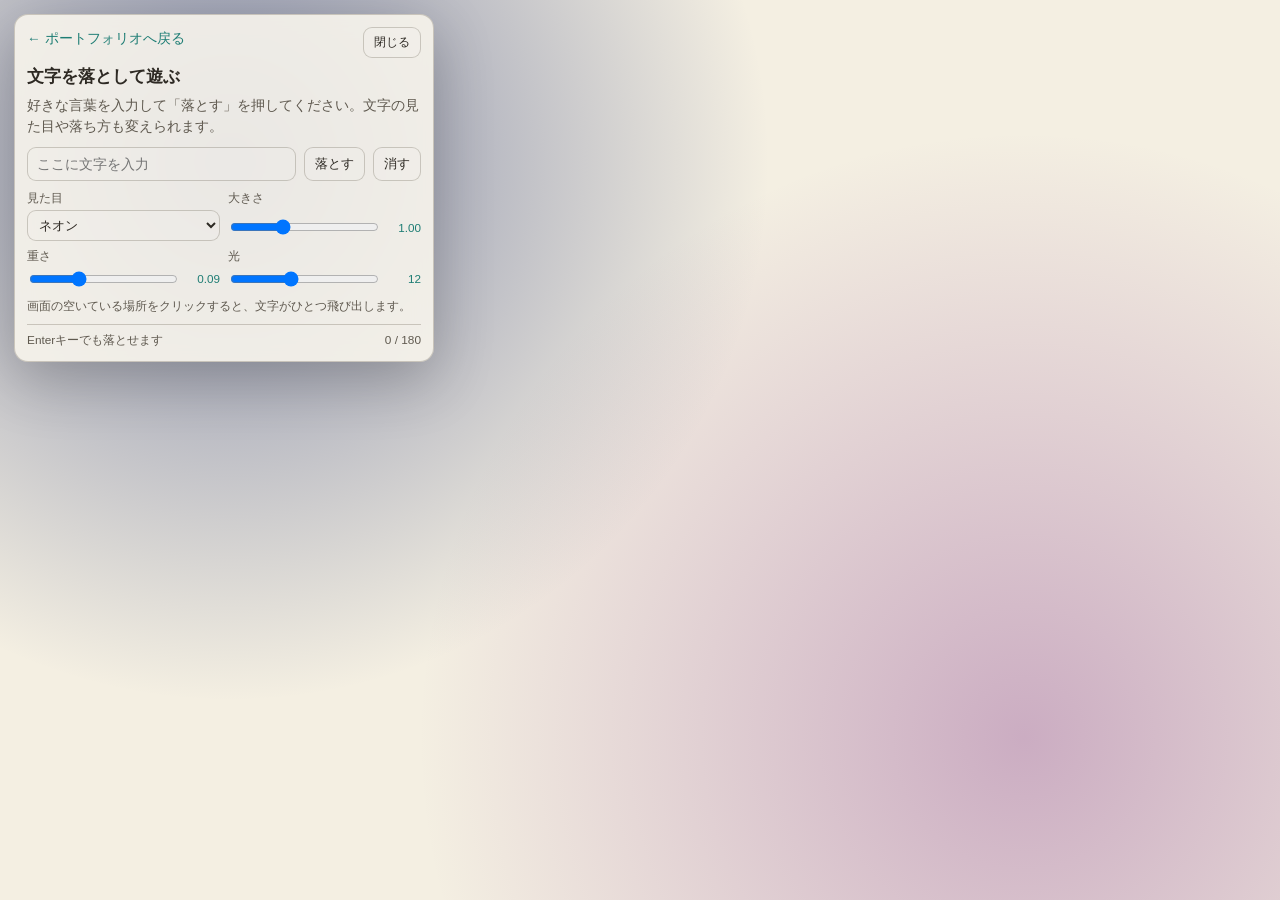
<file: art-typing-fall.html>
<!doctype html>
<html lang="ja">
  <head>
    <meta charset="UTF-8" />
    <meta name="viewport" content="width=device-width, initial-scale=1.0" />
    <meta name="theme-color" content="#080d14" />
    <link rel="icon" href="favicon.ico" sizes="any" />
    <link rel="icon" type="image/png" sizes="32x32" href="assets/branding/favicon-32.png" />
    <link rel="apple-touch-icon" sizes="180x180" href="assets/branding/apple-touch-icon.png" />
    <title>文字を落として遊ぶ | Suzuki Yuma</title>
    <style>
      :root {
        --bg: #0a0b12;
        --panel: rgba(13, 16, 27, 0.78);
        --line: rgba(172, 186, 232, 0.3);
        --text: #edf2ff;
        --muted: #a5b2d0;
        --accent: #79ead5;
      }

      * {
        box-sizing: border-box;
      }

      html,
      body {
        width: 100%;
        height: 100%;
        margin: 0;
        overflow: hidden;
        font-family: "Space Grotesk", "Segoe UI", sans-serif;
        color: var(--text);
        background:
          radial-gradient(circle at 18% 18%, rgba(46, 62, 122, 0.56), transparent 42%),
          radial-gradient(circle at 80% 82%, rgba(124, 44, 132, 0.34), transparent 48%),
          var(--bg);
      }

      #type-canvas {
        position: fixed;
        inset: 0;
        width: 100vw;
        height: 100vh;
        touch-action: manipulation;
      }

      .panel {
        position: fixed;
        top: 14px;
        left: 14px;
        z-index: 20;
        width: min(420px, calc(100vw - 28px));
        padding: 12px;
        border-radius: 14px;
        border: 1px solid var(--line);
        background: var(--panel);
        backdrop-filter: blur(10px);
        box-shadow: 0 18px 60px rgba(0, 0, 0, 0.24);
      }

      .panel-head {
        display: flex;
        align-items: center;
        justify-content: space-between;
        gap: 8px;
        margin-bottom: 6px;
      }

      .panel-toggle {
        padding: 6px 10px;
        border-radius: 9px;
        border: 1px solid var(--line);
        background: rgba(255, 255, 255, 0.06);
        color: var(--text);
        font-size: 0.78rem;
        cursor: pointer;
      }

      .panel.collapsed {
        width: auto;
        max-width: calc(100vw - 28px);
      }

      .panel.collapsed .panel-body {
        display: none;
      }

      .quick-input {
        position: fixed;
        top: 58px;
        left: 14px;
        z-index: 19;
        width: min(420px, calc(100vw - 28px));
        display: grid;
        grid-template-columns: 1fr auto;
        gap: 8px;
        padding: 9px;
        border-radius: 12px;
        border: 1px solid var(--line);
        background: var(--panel);
        backdrop-filter: blur(10px);
      }

      .quick-input[hidden] {
        display: none;
      }

      .quick-input input[type='text'] {
        min-width: 0;
      }

      .back-link {
        display: inline-block;
        margin-bottom: 8px;
        color: var(--accent);
        text-decoration: none;
        font-size: 0.86rem;
      }

      h1 {
        margin: 0 0 7px;
        font-size: 1.08rem;
      }

      .panel p {
        margin: 0 0 10px;
        color: var(--muted);
        line-height: 1.48;
        font-size: 0.88rem;
      }

      .entry-form {
        display: grid;
        grid-template-columns: 1fr auto auto;
        gap: 8px;
        margin-bottom: 10px;
      }

      input[type='text'] {
        min-width: 0;
        padding: 7px 9px;
        border-radius: 9px;
        border: 1px solid var(--line);
        background: rgba(255, 255, 255, 0.06);
        color: var(--text);
        font-size: 0.9rem;
      }

      button,
      select,
      input[type='range'] {
        border-radius: 9px;
        border: 1px solid var(--line);
        background: rgba(255, 255, 255, 0.06);
        color: var(--text);
      }

      button {
        padding: 7px 10px;
        cursor: pointer;
        font-size: 0.84rem;
      }

      button:hover {
        border-color: var(--accent);
      }

      .style-grid {
        display: grid;
        grid-template-columns: 1fr 1fr;
        gap: 8px;
      }

      .style-cell {
        display: grid;
        gap: 4px;
      }

      .style-cell label {
        font-size: 0.73rem;
        color: var(--muted);
      }

      .style-cell select {
        padding: 6px 7px;
        font-size: 0.84rem;
      }

      .range-wrap {
        display: grid;
        grid-template-columns: 1fr 34px;
        gap: 6px;
        align-items: center;
      }

      .range-wrap output {
        text-align: right;
        font-size: 0.73rem;
        color: var(--accent);
      }

      .tips {
        margin-top: 8px;
        font-size: 0.76rem;
        color: var(--muted);
      }

      .live-status {
        display: flex;
        justify-content: space-between;
        gap: 12px;
        margin-top: 9px;
        padding-top: 8px;
        border-top: 1px solid var(--line);
        color: var(--muted);
        font-size: 0.74rem;
      }

      :focus-visible {
        outline: 2px solid var(--accent);
        outline-offset: 2px;
      }

      @media (max-width: 720px) {
        .entry-form {
          grid-template-columns: 1fr;
        }

        .style-grid {
          grid-template-columns: 1fr;
        }

        .quick-input {
          top: 56px;
          left: 10px;
          width: calc(100vw - 20px);
        }
      }

      @media (prefers-color-scheme: light) {
        :root {
          --bg: #f4efe2;
          --panel: rgba(251, 247, 238, 0.86);
          --line: rgba(87, 79, 64, 0.26);
          --text: #2e2a24;
          --muted: #5f594f;
          --accent: #1e7d74;
        }
      }

      @media (prefers-reduced-motion: reduce) {
        .panel,
        .quick-input {
          backdrop-filter: none;
        }
      }
    </style>
  </head>
  <body>
    <canvas id="type-canvas" aria-label="入力した文字が落下するインタラクティブ作品"></canvas>

    <section class="panel" id="type-panel">
      <div class="panel-head">
        <a class="back-link" href="index.html">← ポートフォリオへ戻る</a>
        <button class="panel-toggle" id="type-panel-toggle" type="button" aria-expanded="true">閉じる</button>
      </div>
      <div class="panel-body">
        <h1>文字を落として遊ぶ</h1>
        <p>好きな言葉を入力して「落とす」を押してください。文字の見た目や落ち方も変えられます。</p>

        <form id="type-form" class="entry-form">
          <input id="type-input" type="text" maxlength="60" placeholder="ここに文字を入力" autocomplete="off" aria-label="落とす文字" />
          <button type="submit">落とす</button>
          <button id="clear-btn" type="button">消す</button>
        </form>

        <div class="style-grid">
          <div class="style-cell">
            <label for="style-profile">見た目</label>
            <select id="style-profile">
              <option value="neon">ネオン</option>
              <option value="ink">インク</option>
              <option value="shodo">書道</option>
              <option value="mono">モノクロ</option>
              <option value="glitch">グリッチ</option>
            </select>
          </div>
          <div class="style-cell">
            <label for="size-scale">大きさ</label>
            <div class="range-wrap">
              <input id="size-scale" type="range" min="0.6" max="1.8" step="0.05" value="1.00" />
              <output id="size-scale-val">1.00</output>
            </div>
          </div>
          <div class="style-cell">
            <label for="gravity-control">重さ</label>
            <div class="range-wrap">
              <input id="gravity-control" type="range" min="0.04" max="0.20" step="0.01" value="0.09" />
              <output id="gravity-control-val">0.09</output>
            </div>
          </div>
          <div class="style-cell">
            <label for="glow-control">光</label>
            <div class="range-wrap">
              <input id="glow-control" type="range" min="0" max="30" step="1" value="12" />
              <output id="glow-control-val">12</output>
            </div>
          </div>
        </div>

        <div class="tips">画面の空いている場所をクリックすると、文字がひとつ飛び出します。</div>
        <div class="live-status" aria-live="polite">
          <span>Enterキーでも落とせます</span>
          <span id="glyph-count">0 / 180</span>
        </div>
      </div>
    </section>
    <div class="quick-input" id="quick-input-wrap" hidden>
      <input id="quick-type-input" type="text" maxlength="60" placeholder="文字を入力して Enter" autocomplete="off" aria-label="落とす文字" />
      <button id="quick-drop-btn" type="button">落とす</button>
    </div>

    <script>
      (() => {
        const canvas = document.getElementById('type-canvas');
        const ctx = canvas.getContext('2d');
        if (!ctx) return;

        let dpr = 1;
        let width = window.innerWidth;
        let height = window.innerHeight;
        let frame = 0;
        let rafId = 0;
        let lastFrameTs = 0;
        let quietFrames = 0;

        const glyphs = [];
        const maxGlyphs = 180;
        const glyphCount = document.getElementById('glyph-count');
        const themeQuery = window.matchMedia('(prefers-color-scheme: dark)');
        let isDarkMode = themeQuery.matches;

        const styleState = {
          profile: 'neon',
          sizeScale: 1,
          gravity: 0.09,
          glow: 12
        };

        const palettes = {
          neon: { hueMin: 165, hueMax: 310, light: 76, sat: 90, alpha: 1.0 },
          ink: { hueMin: 210, hueMax: 230, light: 52, sat: 10, alpha: 0.95 },
          shodo: { hueMin: 26, hueMax: 38, light: 18, sat: 26, alpha: 0.96 },
          mono: { hueMin: 186, hueMax: 196, light: 84, sat: 12, alpha: 0.92 },
          glitch: { hueMin: 285, hueMax: 360, light: 72, sat: 92, alpha: 1.0 }
        };

        const random = (min, max) => min + Math.random() * (max - min);
        const updateGlyphCount = () => {
          if (glyphCount) glyphCount.textContent = `${glyphs.length} / ${maxGlyphs}`;
        };

        const resize = () => {
          width = window.innerWidth;
          height = window.innerHeight;
          const dprCap = width < 720 || navigator.connection?.saveData ? 1.25 : 1.6;
          dpr = Math.min(window.devicePixelRatio || 1, dprCap);
          canvas.width = Math.floor(width * dpr);
          canvas.height = Math.floor(height * dpr);
          canvas.style.width = `${width}px`;
          canvas.style.height = `${height}px`;
          ctx.setTransform(dpr, 0, 0, dpr, 0, 0);
        };

        const getFontFamily = (profile) => {
          if (profile === 'ink') return '"Times New Roman", "Georgia", serif';
          if (profile === 'shodo') return '"Yu Mincho", "Hiragino Mincho ProN", "MS Mincho", serif';
          if (profile === 'mono') return '"Courier New", monospace';
          if (profile === 'glitch') return '"Arial Black", "Impact", sans-serif';
          return '"Space Grotesk", "Segoe UI", sans-serif';
        };

        const spawnText = (text) => {
          const chars = Array.from(text).slice(0, 60);
          if (!chars.length) return;
          const overflow = Math.max(0, glyphs.length + chars.length - maxGlyphs);
          if (overflow) glyphs.splice(0, overflow);
          const palette = palettes[styleState.profile];
          const gap = Math.min(24, (width * 0.8) / Math.max(chars.length, 1));
          const startX = width * 0.5 - ((chars.length - 1) * gap) / 2;
          const baseY = height * 0.2;

          chars.forEach((char, index) => {
            const baseSize = random(24, 56) * styleState.sizeScale;
            glyphs.push({
              char: char === ' ' ? '.' : char,
              x: startX + index * gap + random(-7, 7),
              y: baseY + random(-14, 14),
              vx: random(-1.5, 1.5),
              vy: random(-3.8, -1.1),
              rot: random(-0.4, 0.4),
              vr: random(-0.065, 0.065),
              size: baseSize,
              alpha: palette.alpha,
              wobble: random(0.01, 0.03),
              hue: random(palette.hueMin, palette.hueMax),
              sat: palette.sat,
              light: palette.light,
              profile: styleState.profile,
              radius: baseSize * 0.27,
              brush: random(0.8, 1.3),
              bleed: random(0.6, 1.6)
            });
          });
          updateGlyphCount();
          startLoop();
        };

        const dropInputText = (input) => {
          if (!input) return;
          const value = input.value.trim();
          if (!value) return;
          spawnText(value);
          input.value = '';
          input.focus();
        };

        const drawBackground = () => {
          ctx.fillStyle = isDarkMode ? 'rgba(6, 9, 17, 0.24)' : 'rgba(242, 236, 224, 0.30)';
          ctx.fillRect(0, 0, width, height);
        };

        const updateGlyphs = (dt) => {
          let removed = false;
          for (let i = glyphs.length - 1; i >= 0; i -= 1) {
            const g = glyphs[i];
            g.vy += styleState.gravity * dt;
            g.x += (g.vx + Math.sin(frame * g.wobble + i) * 0.42) * dt;
            g.y += g.vy * dt;
            g.rot += g.vr * dt;

            if (g.y > height - 22) {
              g.y = height - 22;
              g.vy *= -0.35;
              g.vx *= 0.9;
              g.vr *= 0.93;
              g.alpha -= 0.012 * dt;
            }

            if (g.alpha <= 0 || g.y > height + 150 || g.x < -120 || g.x > width + 120) {
              glyphs.splice(i, 1);
              removed = true;
            }
          }
          if (removed) updateGlyphCount();
        };

        const resolveCollisions = () => {
          const cellSize = 76;
          const buckets = new Map();
          for (let i = 0; i < glyphs.length; i += 1) {
            const g = glyphs[i];
            const key = `${Math.floor(g.x / cellSize)},${Math.floor(g.y / cellSize)}`;
            const bucket = buckets.get(key);
            if (bucket) bucket.push(i);
            else buckets.set(key, [i]);
          }

          for (let i = 0; i < glyphs.length; i += 1) {
            const a = glyphs[i];
            const cellX = Math.floor(a.x / cellSize);
            const cellY = Math.floor(a.y / cellSize);
            for (let oy = -1; oy <= 1; oy += 1) {
              for (let ox = -1; ox <= 1; ox += 1) {
                const bucket = buckets.get(`${cellX + ox},${cellY + oy}`);
                if (!bucket) continue;
                for (let k = 0; k < bucket.length; k += 1) {
                  const j = bucket[k];
                  if (j <= i) continue;
                  const b = glyphs[j];
                  const dx = b.x - a.x;
                  const dy = b.y - a.y;
                  const dist2 = dx * dx + dy * dy;
                  const minDist = a.radius + b.radius;
                  if (dist2 <= 0.0001 || dist2 >= minDist * minDist) continue;

                  const distance = Math.sqrt(dist2);
                  const nx = dx / distance;
                  const ny = dy / distance;
                  const overlap = (minDist - distance) * 0.52;
                  a.x -= nx * overlap;
                  a.y -= ny * overlap;
                  b.x += nx * overlap;
                  b.y += ny * overlap;

                  const push = 0.055;
                  a.vx -= nx * push;
                  a.vy -= ny * push;
                  b.vx += nx * push;
                  b.vy += ny * push;
                }
              }
            }
          }
        };

        const renderGlyphs = () => {
          ctx.textBaseline = 'middle';
          ctx.textAlign = 'center';

          for (let i = 0; i < glyphs.length; i += 1) {
            const g = glyphs[i];
            const jitterX = g.profile === 'glitch' ? Math.sin(frame * 0.4 + i) * 1.2 : 0;
            const jitterY = g.profile === 'glitch' ? Math.cos(frame * 0.45 + i) * 1.2 : 0;
            if ((g.profile === 'neon' || g.profile === 'glitch') && Math.abs(g.vy) > 1.8) {
              ctx.strokeStyle = `hsla(${g.hue}, ${g.sat}%, ${g.light}%, ${Math.max(0, g.alpha) * 0.14})`;
              ctx.lineWidth = Math.max(1, g.size * 0.055);
              ctx.beginPath();
              ctx.moveTo(g.x, g.y);
              ctx.lineTo(g.x - g.vx * 2.4, g.y - g.vy * 2.4);
              ctx.stroke();
            }
            ctx.save();
            ctx.translate(g.x + jitterX, g.y + jitterY);
            ctx.rotate(g.rot);
            ctx.font = `700 ${g.size}px ${getFontFamily(g.profile)}`;

            if (g.profile === 'shodo') {
              const alpha = Math.max(0, g.alpha);
              const strokeRGB = isDarkMode ? '242, 244, 248' : '22, 18, 14';
              const fillRGB = isDarkMode ? '255, 255, 255' : '34, 27, 20';
              const bleedRGB = isDarkMode ? '220, 226, 236' : '18, 14, 11';
              const shadowRGB = isDarkMode ? '255, 255, 255' : '28, 23, 17';
              ctx.shadowColor = `rgba(${shadowRGB}, ${0.24 * alpha})`;
              ctx.shadowBlur = styleState.glow * 0.35;
              ctx.lineWidth = Math.max(1, g.size * 0.036 * g.brush);
              ctx.strokeStyle = `rgba(${strokeRGB}, ${0.74 * alpha})`;
              ctx.fillStyle = `rgba(${fillRGB}, ${0.92 * alpha})`;
              ctx.strokeText(g.char, 0, 0);
              ctx.fillText(g.char, 0, 0);
              ctx.fillStyle = `rgba(${bleedRGB}, ${0.24 * alpha})`;
              ctx.fillText(g.char, g.bleed, g.bleed * 0.6);
              ctx.fillText(g.char, -g.bleed * 0.8, g.bleed * 0.4);
              ctx.restore();
              continue;
            }

            ctx.fillStyle = `hsla(${g.hue}, ${g.sat}%, ${g.light}%, ${Math.max(0, g.alpha)})`;
            ctx.shadowColor = `hsla(${g.hue}, ${Math.min(100, g.sat + 6)}%, ${Math.min(90, g.light + 2)}%, 0.36)`;
            ctx.shadowBlur = styleState.glow;
            ctx.fillText(g.char, 0, 0);
            ctx.restore();
          }
        };

        const loop = (timestamp) => {
          if (document.hidden) {
            rafId = 0;
            lastFrameTs = 0;
            return;
          }
          const dt = lastFrameTs ? Math.min(2, (timestamp - lastFrameTs) / 16.667) : 1;
          lastFrameTs = timestamp;
          frame += dt;
          drawBackground();
          updateGlyphs(dt);
          resolveCollisions();
          renderGlyphs();
          quietFrames = glyphs.length ? 0 : quietFrames + 1;
          if (quietFrames < 36) {
            rafId = requestAnimationFrame(loop);
          } else {
            ctx.clearRect(0, 0, width, height);
            rafId = 0;
            lastFrameTs = 0;
          }
        };

        const startLoop = () => {
          quietFrames = 0;
          if (!rafId && !document.hidden) rafId = requestAnimationFrame(loop);
        };

        const bindRange = (id, stateKey, digits) => {
          const input = document.getElementById(id);
          const output = document.getElementById(`${id}-val`);
          if (!input || !output) return;
          const sync = () => {
            styleState[stateKey] = Number(input.value);
            output.textContent = styleState[stateKey].toFixed(digits);
          };
          input.addEventListener('input', sync);
          sync();
        };

        bindRange('size-scale', 'sizeScale', 2);
        bindRange('gravity-control', 'gravity', 2);
        bindRange('glow-control', 'glow', 0);

        const styleSelect = document.getElementById('style-profile');
        if (styleSelect) {
          styleSelect.addEventListener('change', () => {
            styleState.profile = styleSelect.value;
          });
        }

        const form = document.getElementById('type-form');
        const input = document.getElementById('type-input');
        const clearBtn = document.getElementById('clear-btn');
        const panel = document.getElementById('type-panel');
        const panelToggle = document.getElementById('type-panel-toggle');
        const quickInputWrap = document.getElementById('quick-input-wrap');
        const quickInput = document.getElementById('quick-type-input');
        const quickDropBtn = document.getElementById('quick-drop-btn');

        if (form && input) {
          form.addEventListener('submit', (event) => {
            event.preventDefault();
            dropInputText(input);
          });

        }

        if (clearBtn) {
          clearBtn.addEventListener('click', () => {
            glyphs.length = 0;
            updateGlyphCount();
            startLoop();
          });
        }

        if (panel && panelToggle) {
          panelToggle.addEventListener('click', () => {
            const collapsed = panel.classList.toggle('collapsed');
            panelToggle.textContent = collapsed ? '設定を開く' : '閉じる';
            panelToggle.setAttribute('aria-expanded', collapsed ? 'false' : 'true');
            if (quickInputWrap) {
              quickInputWrap.hidden = !collapsed;
            }
            if (collapsed && quickInput) {
              quickInput.focus();
            } else if (!collapsed && input) {
              input.focus();
            }
          });
        }

        if (quickInput && quickDropBtn) {
          quickDropBtn.addEventListener('click', () => {
            dropInputText(quickInput);
          });
          quickInput.addEventListener('keydown', (event) => {
            if (event.key === 'Enter' && quickInput.value.trim()) {
              event.preventDefault();
              dropInputText(quickInput);
            }
          });
        }

        if (themeQuery.addEventListener) {
          themeQuery.addEventListener('change', (event) => {
            isDarkMode = event.matches;
            startLoop();
          });
        } else if (themeQuery.addListener) {
          themeQuery.addListener((event) => {
            isDarkMode = event.matches;
            startLoop();
          });
        }

        window.addEventListener('pointerdown', (event) => {
          if (event.target instanceof HTMLElement && (event.target.closest('.panel') || event.target.closest('.quick-input'))) return;
          const randomChars = ['A', 'R', 'T', 'N', 'A', 'V', 'W', 'A', 'V', 'E'];
          const char = randomChars[Math.floor(Math.random() * randomChars.length)];
          spawnText(char);
          const g = glyphs[glyphs.length - 1];
          if (g) {
            g.x = event.clientX;
            g.y = event.clientY;
            g.vx = random(-1.8, 1.8);
            g.vy = random(-2.8, -1.2);
          }
        });

        window.addEventListener('resize', resize);
        document.addEventListener('visibilitychange', () => {
          if (!document.hidden && glyphs.length) startLoop();
        });
        resize();
        updateGlyphCount();
      })();
    </script>
  </body>
</html>
</file>
